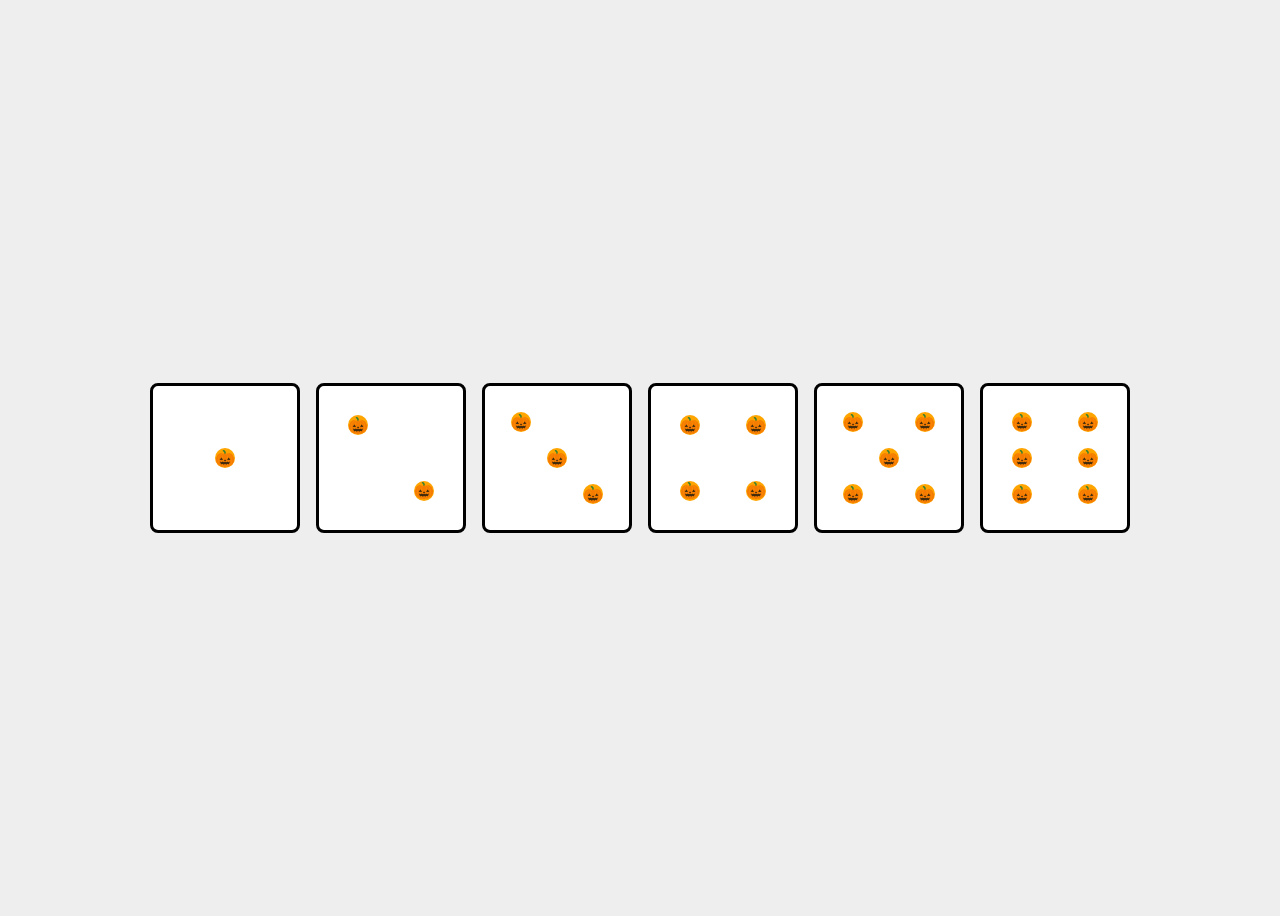
<file: index.html>
<!DOCTYPE html>
<html lang="en">
  <head>
    <meta charset="UTF-8" />
    <meta http-equiv="X-UA-Compatible" content="IE=edge" />
    <meta name="viewport" content="width=device-width, initial-scale=1.0" />
    <link rel="stylesheet" href="style.css" />
    <title>Grid dice</title>
  </head>
  <body>
    <article class="dice">
      <article class="dot-center">&#127875;</article>
    </article>

    <article class="dice">
      <article class="dot-topleft">&#127875;</article>
      <article class="dot-bottomright">&#127875;</article>
    </article>

    <article class="dice">
      <article class="dot-topleft">&#127875;</article>
      <article class="dot-center">&#127875;</article>
      <article class="dot-bottomright">&#127875;</article>
    </article>

    <article class="dice">
      <article class="dot-topleft">&#127875;</article>
      <article class="dot-bottomleft">&#127875;</article>
      <article class="dot-topright">&#127875;</article>
      <article class="dot-bottomright">&#127875;</article>
    </article>

    <article class="dice">
      <article class="dot-topleft">&#127875;</article>
      <article class="dot-bottomleft">&#127875;</article>
      <article class="dot-center">&#127875;</article>
      <article class="dot-topright">&#127875;</article>
      <article class="dot-bottomright">&#127875;</article>
    </article>

    <article class="dice">
      <article class="dot-topleft">&#127875;</article>
      <article class="dot-left">&#127875;</article>
      <article class="dot-bottomleft">&#127875;</article>
      <article class="dot-topright">&#127875;</article>
      <article class="dot-right">&#127875;</article>
      <article class="dot-bottomright">&#127875;</article>
    </article>
  </body>
</html>
</file>
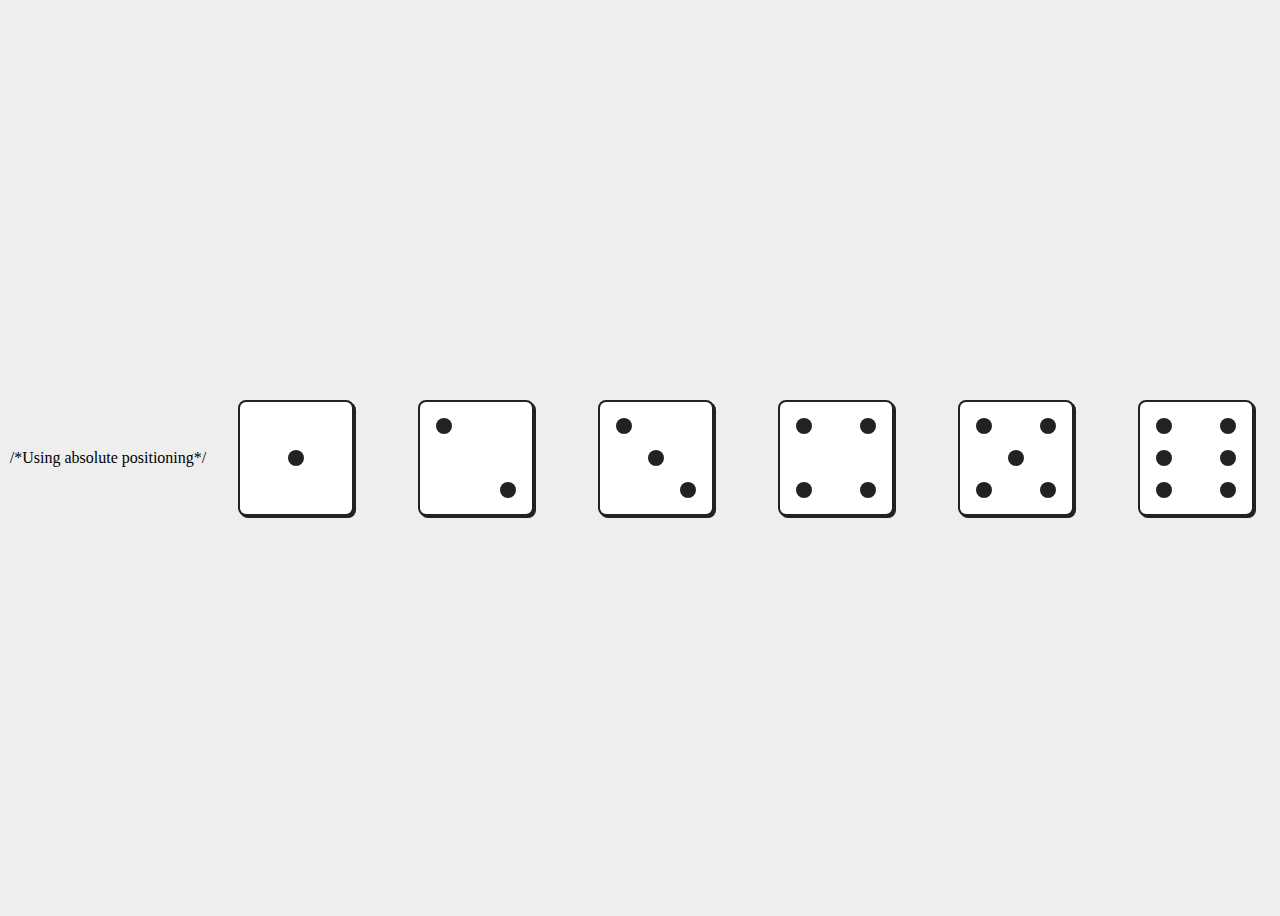
<file: Absolute pos/index.html>
<!DOCTYPE html>
<html lang="en">
  <head>
    <meta charset="UTF-8" />
    <meta http-equiv="X-UA-Compatible" content="IE=edge" />
    <meta name="viewport" content="width=device-width, initial-scale=1.0" />
    <link rel="stylesheet" href="style.css" />
    <title>Dice v2</title>
  </head>
  <body>
    /*Using absolute positioning*/
    <article class="dice dots-1">
      <aside></aside>
      <aside></aside>
      <aside></aside>
      <aside></aside>
      <aside></aside>
      <aside></aside>
    </article>

    <article class="dice dots-2">
      <aside></aside>
      <aside></aside>
      <aside></aside>
      <aside></aside>
      <aside></aside>
      <aside></aside>
    </article>

    <article class="dice dots-3">
      <aside></aside>
      <aside></aside>
      <aside></aside>
      <aside></aside>
      <aside></aside>
      <aside></aside>
    </article>

    <article class="dice dots-4">
      <aside></aside>
      <aside></aside>
      <aside></aside>
      <aside></aside>
      <aside></aside>
      <aside></aside>
    </article>

    <article class="dice dots-5">
      <aside></aside>
      <aside></aside>
      <aside></aside>
      <aside></aside>
      <aside></aside>
      <aside></aside>
    </article>

    <article class="dice dots-6">
      <aside></aside>
      <aside></aside>
      <aside></aside>
      <aside></aside>
      <aside></aside>
      <aside></aside>
    </article>
  </body>
</html>
</file>
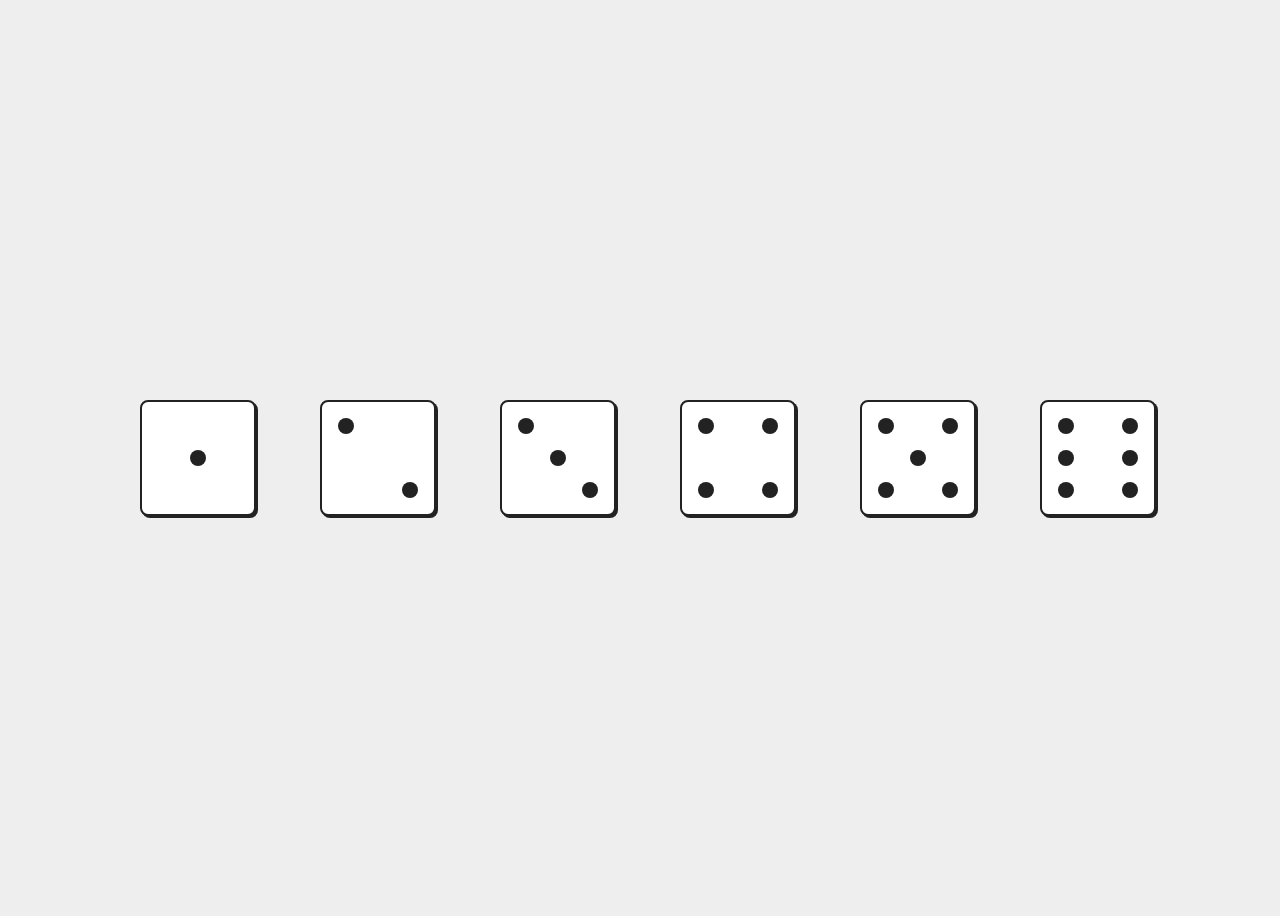
<file: Grid area pos/index.html>
<!DOCTYPE html>
<html lang="en">
  <head>
    <meta charset="UTF-8" />
    <meta http-equiv="X-UA-Compatible" content="IE=edge" />
    <meta name="viewport" content="width=device-width, initial-scale=1.0" />
    <link rel="stylesheet" href="style.css" />
    <title>Grid area</title>
  </head>
  <body>
    <article class="dice dots-1">
      <aside></aside>
      <aside></aside>
      <aside></aside>
      <aside></aside>
      <aside></aside>
      <aside></aside>
    </article>

    <article class="dice dots-2">
      <aside></aside>
      <aside></aside>
      <aside></aside>
      <aside></aside>
      <aside></aside>
      <aside></aside>
    </article>

    <article class="dice dots-3">
      <aside></aside>
      <aside></aside>
      <aside></aside>
      <aside></aside>
      <aside></aside>
      <aside></aside>
    </article>

    <article class="dice dots-4">
      <aside></aside>
      <aside></aside>
      <aside></aside>
      <aside></aside>
      <aside></aside>
      <aside></aside>
    </article>

    <article class="dice dots-5">
      <aside></aside>
      <aside></aside>
      <aside></aside>
      <aside></aside>
      <aside></aside>
      <aside></aside>
    </article>

    <article class="dice dots-6">
      <aside></aside>
      <aside></aside>
      <aside></aside>
      <aside></aside>
      <aside></aside>
      <aside></aside>
    </article>
  </body>
</html>
</file>
<file: style.css>
* {
    box-sizing: border-box;
}

body {
    height: 100vh;
    background-color: #eee;
    display: flex;
    justify-content: center;
    align-items: center;
    gap: 1rem;
}

.dice {
    width: 150px;
    height: 150px;
    border: 3px solid black;
    border-radius: 8px;
    background-color: #fff;

    display: grid;
    grid-template-columns: repeat(5,1fr);
    grid-template-rows: repeat(5,1fr);
    gap: 1rem;
    
}
.dice article {
    width: 20px;
    height: 20px;
    background-color: orange;
    border-radius: 50%;
    display: flex;
    justify-content: center;
    align-items: center;
}

.dot-center {
    grid-column: 3 / 4;
    grid-row: 3 / 4;
}
.dot-topleft {
    grid-column: 2 / 3;
    grid-row: 2 / 3;
}
.dot-left {
    grid-column: 2 / 3;
    grid-row: 3 / 4;
}
.dot-bottomleft {
    grid-column: 2 / 3;
    grid-row: 4 / 5;
}
.dot-topright {
    grid-column: 4 / 5;
    grid-row: 2 / 3;
}
.dot-right {
    grid-column: 4 / 5;
    grid-row: 3 / 4;
}
.dot-bottomright {
    grid-column: 4 / 5;
    grid-row: 4 / 5;
}
</file>
<file: Absolute pos/style.css>
* {
    box-sizing: border-box;
}

body {
    width: 100vw;
    height: 100vh;
    background-color: #eee;
    display: flex; 
    justify-content: center;
    align-items: center;
}

/*Styling the dice*/
.dice {
    background-color: white;
    border: 2px solid #222;
    border-radius: 8px;
    box-shadow: 2px 2px #222;
    padding: 1rem;
    margin: 2rem;
    display: grid;
    grid-template-columns: repeat(3,1rem);
    grid-template-rows: repeat(3,1rem);
    gap: 1rem;
}

/*Styling the dot*/
.dice aside {
    background-color: #222;
    border-radius: 50%;
    display: none; /*Hides all dots*/
}

/*First die*/
.dots-1 aside:nth-child(1) {
    display: block; /*Displays this specific dot*/
    grid-column: 2;
    grid-row: 2;
}

/*Second die*/
.dots-2 aside:nth-child(1) {
    display: block;
    grid-column: 1;
    grid-row: 1;
}
.dots-2 aside:nth-child(2) {
    display: block;
    grid-column: 3;
    grid-row: 3;
}

/*Third die*/
.dots-3 aside:nth-child(1) {
    display: block;
    grid-column: 1;
    grid-row: 1;
}
.dots-3 aside:nth-child(2) {
    display: block;
    grid-column: 2;
    grid-row: 2; 
}
.dots-3 aside:nth-child(3) {
    display: block;
    grid-column: 3;
    grid-row: 3;
}

/*Fourth die*/
.dots-4 aside:nth-child(1) {
    display: block;
    grid-column: 1;
    grid-row: 1;
}
.dots-4 aside:nth-child(2) {
    display: block;
    grid-column: 1;
    grid-row: 3;
}
.dots-4 aside:nth-child(3) {
    display: block;
    grid-column: 3;
    grid-row: 1;
}
.dots-4 aside:nth-child(4) {
    display: block;
    grid-column: 3;
    grid-row: 3;
}

/*Fifth die*/
.dots-5 aside:nth-child(1) {
    display: block;
    grid-column: 1;
    grid-row: 1;
}
.dots-5 aside:nth-child(2) {
    display: block;
    grid-column: 1;
    grid-row: 3;
}
.dots-5 aside:nth-child(3) {
    display: block;
    grid-column: 2;
    grid-row: 2;
}
.dots-5 aside:nth-child(4) {
    display: block;
    grid-column: 3;
    grid-row: 1;
}
.dots-5 aside:nth-child(5) {
    display: block;
    grid-column: 3;
    grid-row: 3;
}

/*Sixth die*/
.dots-6 aside:nth-child(1) {
    display: block;
    grid-column: 1;
    grid-row: 1;
}
.dots-6 aside:nth-child(2) {
    display: block;
    grid-column: 1;
    grid-row: 2;
}
.dots-6 aside:nth-child(3) {
    display: block;
    grid-column: 1;
    grid-row: 3;
}
.dots-6 aside:nth-child(4) {
    display: block;
    grid-column: 3;
    grid-row: 1;
}
.dots-6 aside:nth-child(5) {
    display: block;
    grid-column: 3;
    grid-row: 2;
}
.dots-6 aside:nth-child(6) {
    display: block;
    grid-column: 3;
    grid-row: 3;
}
</file>
<file: Grid area pos/style.css>
* {
    box-sizing: border-box;
}

body {
    width: 100vw;
    height: 100vh;
    background-color: #eee;
    display: flex; 
    justify-content: center;
    align-items: center;
}

/*Styling of dice*/
.dice {
    background-color: white;
    border: 2px solid #222;
    border-radius: 8px;
    box-shadow: 2px 2px #222;
    margin: 2rem;
    padding: 1rem;
    display: grid;
    grid-template-columns: repeat(3,1rem);
    grid-template-rows: repeat(3,1rem);
    gap: 1rem;
}

/*Styling of dot*/
.dice aside {
    background-color: #222;
    border-radius: 50%;
    display: none; /*Hiding all dots*/
}

/*First die*/
.dots-1 aside:nth-child(1) {
    display: block; /*Display this dot*/
    grid-area: dot-1; /*Grid area name*/
}
.dots-1 {
    grid-template-areas: 
    ". . ."
    ". dot-1 ." /*Adding dot to grid-area using childs name*/
    ". . .";
}

/*Second die*/
.dots-2 aside:nth-child(1) {
    display: block;
    grid-area: dot-1;
}
.dots-2 aside:nth-child(2) {
    display: block;
    grid-area: dot-2;
}
.dots-2 {
    grid-template-areas: 
    "dot-1 . ."
    ". . ."
    ". . dot-2";
}

/*Third die*/
.dots-3 aside:nth-child(1) {
    display: block;
    grid-area: dot-1;
}
.dots-3 aside:nth-child(2) {
    display: block;
    grid-area: dot-2;
}
.dots-3 aside:nth-child(3) {
    display: block;
    grid-area: dot-3;
}
.dots-3 {
    grid-template-areas: 
    "dot-1 . ."
    ". dot-2 ."
    ". . dot-3";
}

/*Fourth die*/
.dots-4 aside:nth-child(1){
    display: block;
    grid-area: dot-1;
}
.dots-4 aside:nth-child(2){
    display: block;
    grid-area: dot-2;
}
.dots-4 aside:nth-child(3){
    display: block;
    grid-area: dot-3;
}
.dots-4 aside:nth-child(4){
    display: block;
    grid-area: dot-4;
}
.dots-4 {
    grid-template-areas: 
    "dot-1 . dot-2"
    ". . ."
    "dot-3 . dot-4";
}
/*Fifth die*/
.dots-5 aside:nth-child(1){
    display: block;
    grid-area: dot-1;
}
.dots-5 aside:nth-child(2){
    display: block;
    grid-area: dot-2;
}
.dots-5 aside:nth-child(3){
    display: block;
    grid-area: dot-3;
}
.dots-5 aside:nth-child(4){
    display: block;
    grid-area: dot-4;
}
.dots-5 aside:nth-child(5){
    display: block;
    grid-area: dot-5;
}
.dots-5 {
    grid-template-areas: 
    "dot-1 . dot-2"
    ". dot-3 ."
    "dot-4 . dot-5";
}
/*Sixth die*/
.dots-6 aside:nth-child(1){
    display: block;
    grid-area: dot-1;
}
.dots-6 aside:nth-child(2){
    display: block;
    grid-area: dot-2;
}
.dots-6 aside:nth-child(3){
    display: block;
    grid-area: dot-3;
}
.dots-6 aside:nth-child(4){
    display: block;
    grid-area: dot-4;
}
.dots-6 aside:nth-child(5){
    display: block;
    grid-area: dot-5;
}
.dots-6 aside:nth-child(6){
    display: block;
    grid-area: dot-6;
}
.dots-6 {
    grid-template-areas: 
    "dot-1 . dot-2"
    "dot-3 . dot-4"
    "dot-5 . dot-6";
}
</file>
